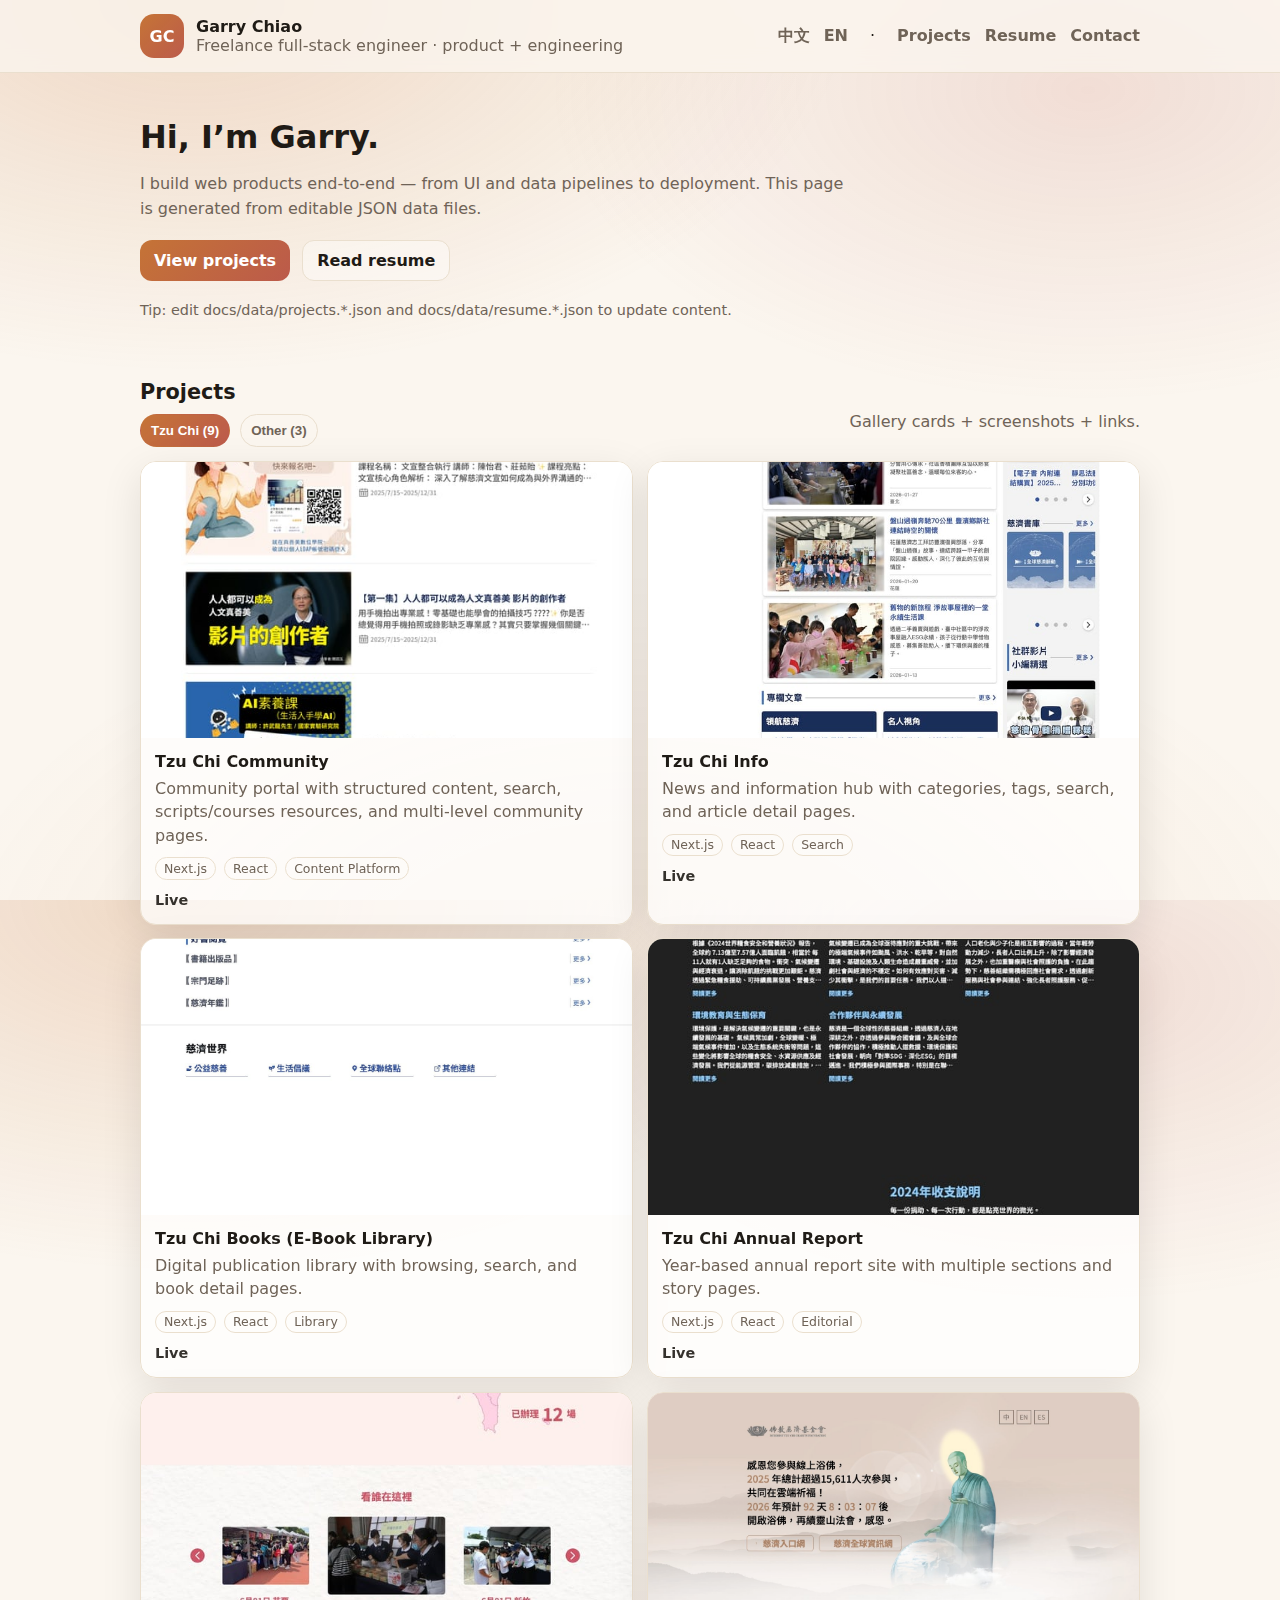
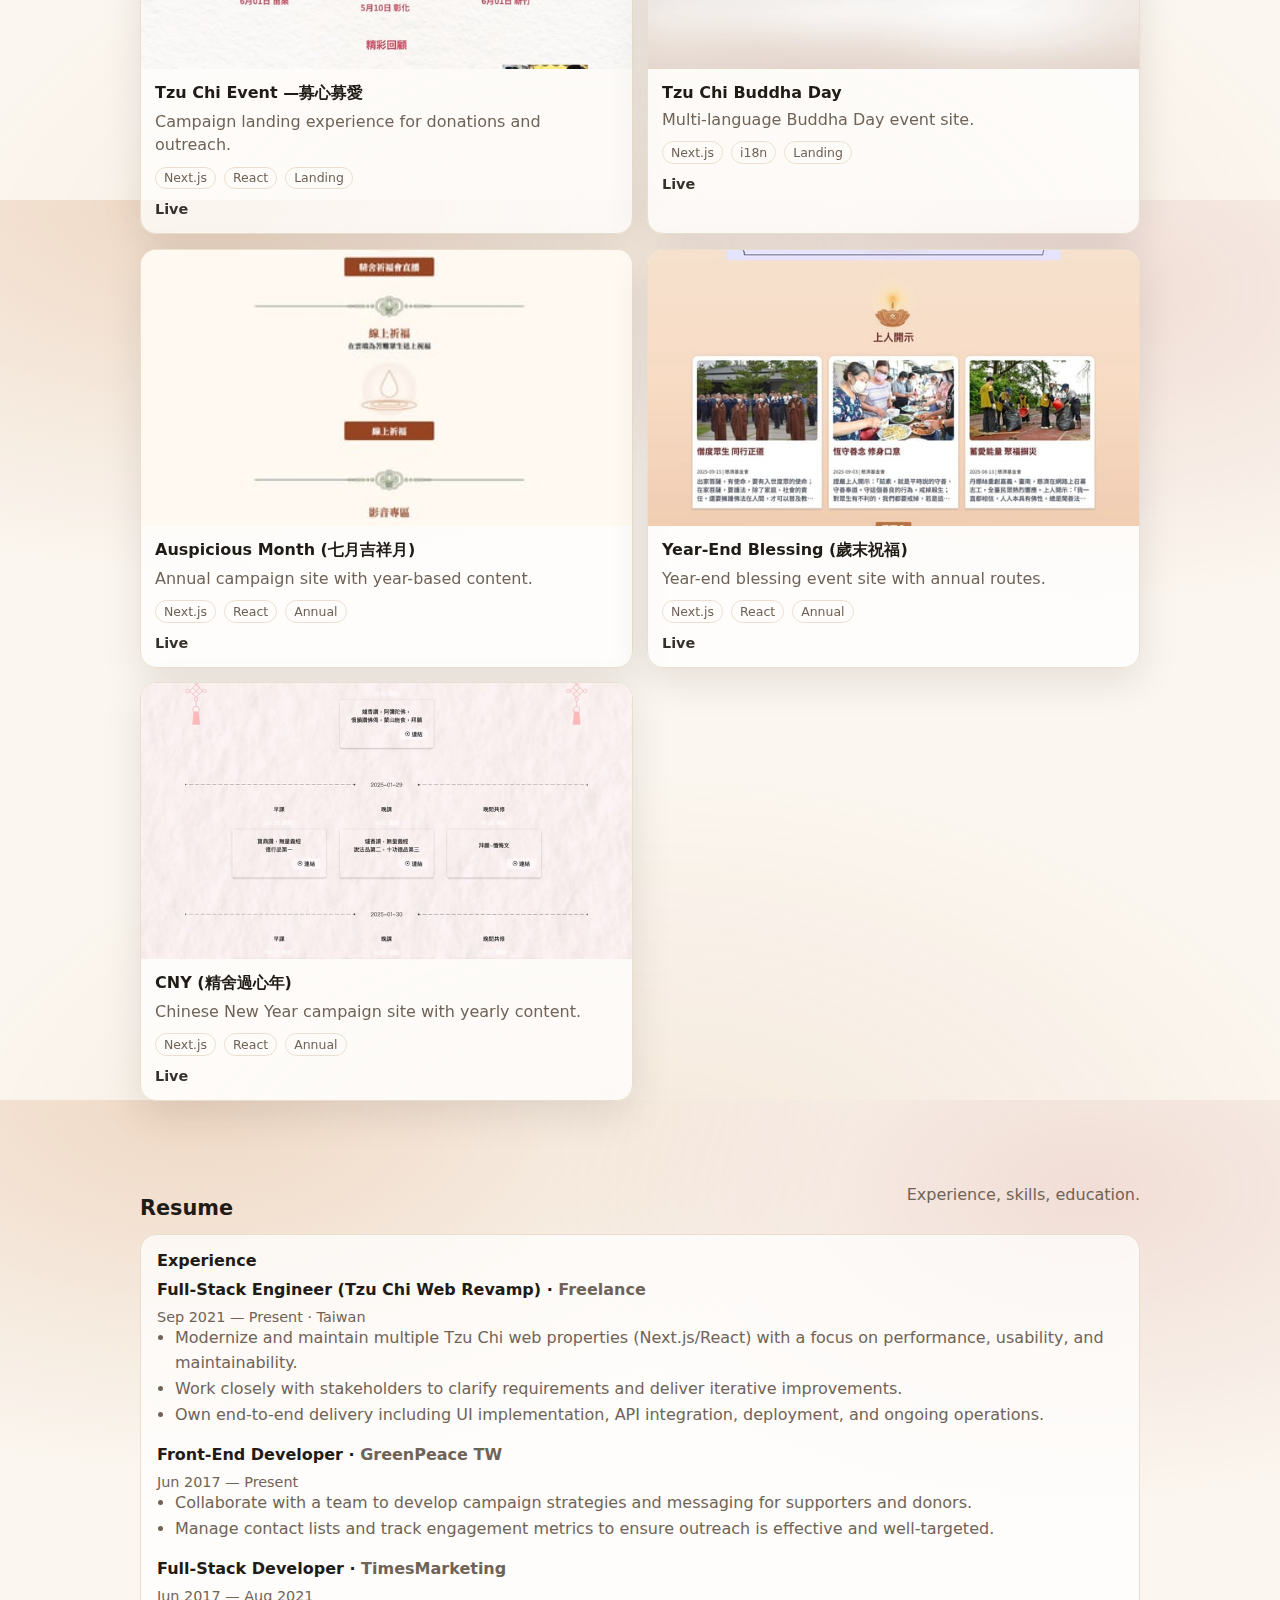
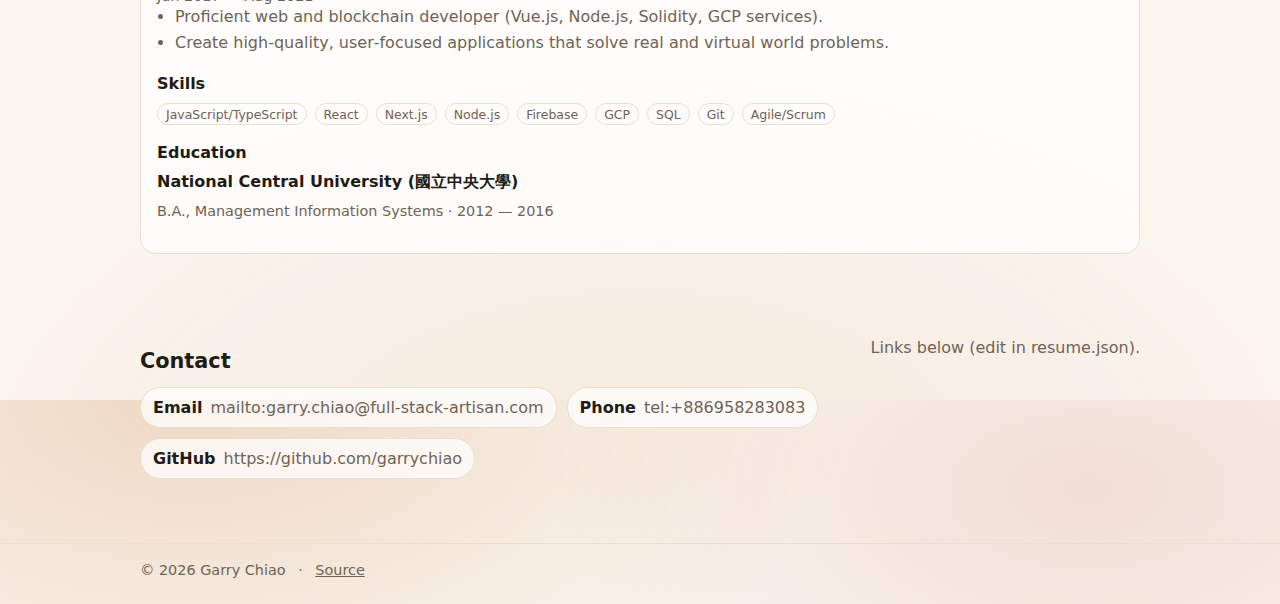
<file: en/index.html>
<!doctype html>
<html lang="en">
<head>
  <meta charset="utf-8" />
  <meta name="viewport" content="width=device-width, initial-scale=1" />
  <title>Garry Chiao — Portfolio</title>
  <meta name="description" content="Garry Chiao — personal gallery and resume" />
  <link rel="stylesheet" href="../assets/style.css" />
  <link rel="icon" href="../assets/placeholder.svg" type="image/svg+xml" />
</head>
<body>
  <header class="site-header">
    <div class="container">
      <div class="brand">
        <div class="avatar" aria-hidden="true">GC</div>
        <div>
          <h1>Garry Chiao</h1>
          <p class="muted" data-i18n="headline">Full‑stack artisan · product + engineering</p>
        </div>
      </div>
      <nav class="nav">
        <a id="langSwitchZh" href="../">中文</a>
        <a id="langSwitchEn" href="./">EN</a>
        <span class="dot">·</span>
        <a href="#projects" data-i18n="nav.projects">Projects</a>
        <a href="#resume" data-i18n="nav.resume">Resume</a>
        <a href="#contact" data-i18n="nav.contact">Contact</a>
      </nav>
    </div>
  </header>

  <main class="container">
    <section class="hero">
      <h2 data-i18n="hero.title">Hi, I’m Garry.</h2>
      <p data-i18n="hero.body">
        I build web products end‑to‑end — from UI and data pipelines to deployment.
        This page is generated from editable JSON data files.
      </p>
      <div class="hero-actions">
        <a class="btn" href="#projects" data-i18n="hero.ctaProjects">View projects</a>
        <a class="btn btn-ghost" href="#resume" data-i18n="hero.ctaResume">Read resume</a>
      </div>
      <p class="muted small" data-i18n="hero.tip">
        Tip: edit docs/data/projects.*.json and docs/data/resume.*.json to update content.
      </p>
    </section>

    <section id="projects" class="section">
      <div class="section-head">
        <div>
          <h3 data-i18n="section.projects">Projects</h3>
          <div class="tabs" id="projectTabs">
            <button class="tab" data-filter="tzuchi" data-i18n="projectsTabs.tzuchi">Tzu Chi</button>
            <button class="tab" data-filter="other" data-i18n="projectsTabs.other">Other</button>
          </div>
        </div>
        <p class="muted" data-i18n="section.projectsHint">Gallery cards + screenshots + links.</p>
      </div>
      <div id="projectGrid" class="grid"></div>
    </section>

    <section id="resume" class="section">
      <div class="section-head">
        <h3 data-i18n="section.resume">Resume</h3>
        <p class="muted" data-i18n="section.resumeHint">Experience, skills, education.</p>
      </div>
      <div id="resumeBlock" class="resume"></div>
    </section>

    <section id="contact" class="section">
      <div class="section-head">
        <h3 data-i18n="section.contact">Contact</h3>
        <p class="muted" data-i18n="section.contactHint">Links below (edit in resume.json).</p>
      </div>
      <div id="contactBlock" class="contact"></div>
    </section>
  </main>

  <footer class="site-footer">
    <div class="container muted small">
      <span>© <span id="year"></span> Garry Chiao</span>
      <span class="dot">·</span>
      <a href="https://github.com/garrychiao/garrychiao" target="_blank" rel="noreferrer">Source</a>
    </div>
  </footer>

  <dialog id="lightbox" class="lightbox">
    <button class="lightbox-close" id="lightboxClose" aria-label="Close">×</button>
    <img id="lightboxImg" alt="Project screenshot" />
    <div class="lightbox-caption" id="lightboxCaption"></div>
  </dialog>

  <script src="../assets/app.js" defer></script>
</body>
</html>
</file>
<file: assets/style.css>
:root{
  /* Warm theme (option 2): sand + caramel + terracotta */
  --bg:#fbf6ef;
  --panel:#ffffff;
  --text:#1f1b16;
  --muted:#6f6357;
  --line:#eadfce;
  --accent:#c26d2d;
  --accent2:#b54a3a;
  --shadow: 0 12px 40px rgba(17,12,8,.10);
}

*{box-sizing:border-box}
html,body{height:100%}
body{
  margin:0;
  font-family: ui-sans-serif, system-ui, -apple-system, Segoe UI, Roboto, Helvetica, Arial, "Apple Color Emoji","Segoe UI Emoji";
  background:
    radial-gradient(1100px 620px at 15% 0%, rgba(194,109,45,.22), transparent 60%),
    radial-gradient(900px 520px at 85% 10%, rgba(181,74,58,.14), transparent 60%),
    radial-gradient(1200px 700px at 50% 110%, rgba(194,109,45,.10), transparent 60%),
    var(--bg);
  color:var(--text);
}

a{color:inherit}
code{background:rgba(194,109,45,.10); padding:.15rem .35rem; border-radius:.35rem}

.container{max-width:1040px; margin:0 auto; padding:0 20px}

.site-header{
  position:sticky; top:0; z-index:10;
  backdrop-filter: blur(10px);
  background: rgba(251,246,239,.75);
  border-bottom:1px solid var(--line);
}
.site-header .container{
  display:flex; align-items:center; justify-content:space-between;
  padding:14px 20px;
}
.brand{display:flex; gap:12px; align-items:center}
.avatar{
  width:44px; height:44px; border-radius:14px;
  display:grid; place-items:center;
  background: linear-gradient(135deg, rgba(194,109,45,.95), rgba(181,74,58,.9));
  color:#fff; font-weight:800;
}
.brand h1{font-size:1rem; margin:0}
.brand p{margin:0}

.nav{display:flex; gap:14px}
.nav a{ text-decoration:none; color:var(--muted); font-weight:600 }
.nav a:hover{ color:var(--text) }

.hero{padding:42px 0 10px}
.hero h2{margin:.2rem 0; font-size:2rem}
.hero p{max-width:70ch; color:var(--muted); line-height:1.55}
.hero-actions{display:flex; gap:12px; margin:18px 0}

.btn{
  display:inline-flex; align-items:center; justify-content:center;
  padding:10px 14px; border-radius:12px;
  text-decoration:none; font-weight:700;
  background: linear-gradient(135deg, rgba(194,109,45,.95), rgba(181,74,58,.9));
  color:#fff;
}
.btn-ghost{
  background: rgba(255,255,255,.40);
  border:1px solid var(--line);
  color:var(--text);
}
.btn-ghost:hover{border-color:rgba(194,109,45,.55)}

.section{padding:34px 0}
.section-head{display:flex; align-items:flex-end; justify-content:space-between; gap:14px}
.section-head h3{margin:0; font-size:1.3rem}

.tabs{
  display:flex;
  gap:10px;
  margin-top:10px;
}
.tab{
  appearance:none;
  border:1px solid var(--line);
  background: rgba(255,255,255,.04);
  color: var(--muted);
  padding:8px 10px;
  border-radius:999px;
  cursor:pointer;
  font-weight:700;
}
.tab:hover{color:var(--text); border-color:rgba(194,109,45,.55)}
.tab.active{
  color:#fff;
  border-color:transparent;
  background: linear-gradient(135deg, rgba(194,109,45,.95), rgba(181,74,58,.9));
}

.grid{
  margin-top:14px;
  display:grid;
  grid-template-columns: repeat(12, 1fr);
  gap:14px;
}
.card{
  grid-column: span 6;
  background: rgba(255,255,255,.72);
  border:1px solid var(--line);
  border-radius:16px;
  overflow:hidden;
  box-shadow: var(--shadow);
  transition: transform .18s ease, box-shadow .18s ease, border-color .18s ease;
  will-change: transform;
}
.card:hover{
  transform: translateY(-4px);
  border-color: rgba(194,109,45,.45);
  box-shadow: 0 18px 55px rgba(17,12,8,.16);
}
.card:hover .thumb{
  filter: saturate(1.06) contrast(1.03);
}
.card .thumb{
  aspect-ratio: 16/9;
  background: rgba(255,255,255,.05);
  display:block;
  width:100%;
  object-fit:cover;
  transition: filter .18s ease, transform .18s ease;
}
.card .body{padding:14px 14px 16px}
.card h4{margin:0 0 6px; font-size:1rem}
.card p{margin:0 0 10px; color:var(--muted); line-height:1.45}

.tags{display:flex; flex-wrap:wrap; gap:8px; margin:10px 0 0}
.tag{
  font-size:.78rem;
  padding:.18rem .5rem;
  border-radius:999px;
  border:1px solid var(--line);
  color: var(--muted);
  background: rgba(255,255,255,.04);
}

.actions{display:flex; gap:10px; margin-top:12px}
.action{
  font-weight:700;
  font-size:.9rem;
  text-decoration:none;
  color:var(--text);
  opacity:.9;
}
.action:hover{opacity:1; text-decoration:underline}

.resume{
  margin-top:14px;
  background: rgba(255,255,255,.72);
  border:1px solid var(--line);
  border-radius:16px;
  padding:16px;
}

.resume .block{margin-bottom:18px}
.resume h4{margin:0 0 10px}
.resume ul{margin:0; padding-left:18px; color:var(--muted); line-height:1.6}

.kv{display:grid; grid-template-columns: 1fr 3fr; gap:10px; margin-top:10px}
.kv div{padding:10px; border:1px solid var(--line); border-radius:12px; background: rgba(255,255,255,.03)}

.contact{display:flex; flex-wrap:wrap; gap:10px; margin-top:14px}
.pill{
  display:inline-flex; align-items:center; gap:8px;
  padding:10px 12px;
  border-radius:999px;
  border:1px solid var(--line);
  background: rgba(255,255,255,.72);
  text-decoration:none;
}
.pill span{color:var(--muted)}

.site-footer{padding:18px 0 26px; border-top:1px solid var(--line); margin-top:30px}
.dot{margin:0 8px}
.muted{color:var(--muted)}
.small{font-size:.9rem}

.lightbox{
  width:min(1100px, 92vw);
  border:none;
  border-radius:18px;
  padding:0;
  background: rgba(28,24,20,.92);
  color:#fff;
}
.lightbox::backdrop{ background: rgba(0,0,0,.55) }
.lightbox img{width:100%; height:auto; display:block}
.lightbox-caption{padding:12px 14px; color:var(--muted)}
.lightbox-close{
  position:absolute; top:10px; right:12px;
  width:38px; height:38px;
  border-radius:12px;
  border:1px solid var(--line);
  background: rgba(255,255,255,.05);
  color:var(--text);
  font-size:22px;
  cursor:pointer;
}

@media (max-width: 820px){
  .card{grid-column: span 12}
  .section-head{flex-direction:column; align-items:flex-start}
  .kv{grid-template-columns:1fr}
}
</file>
